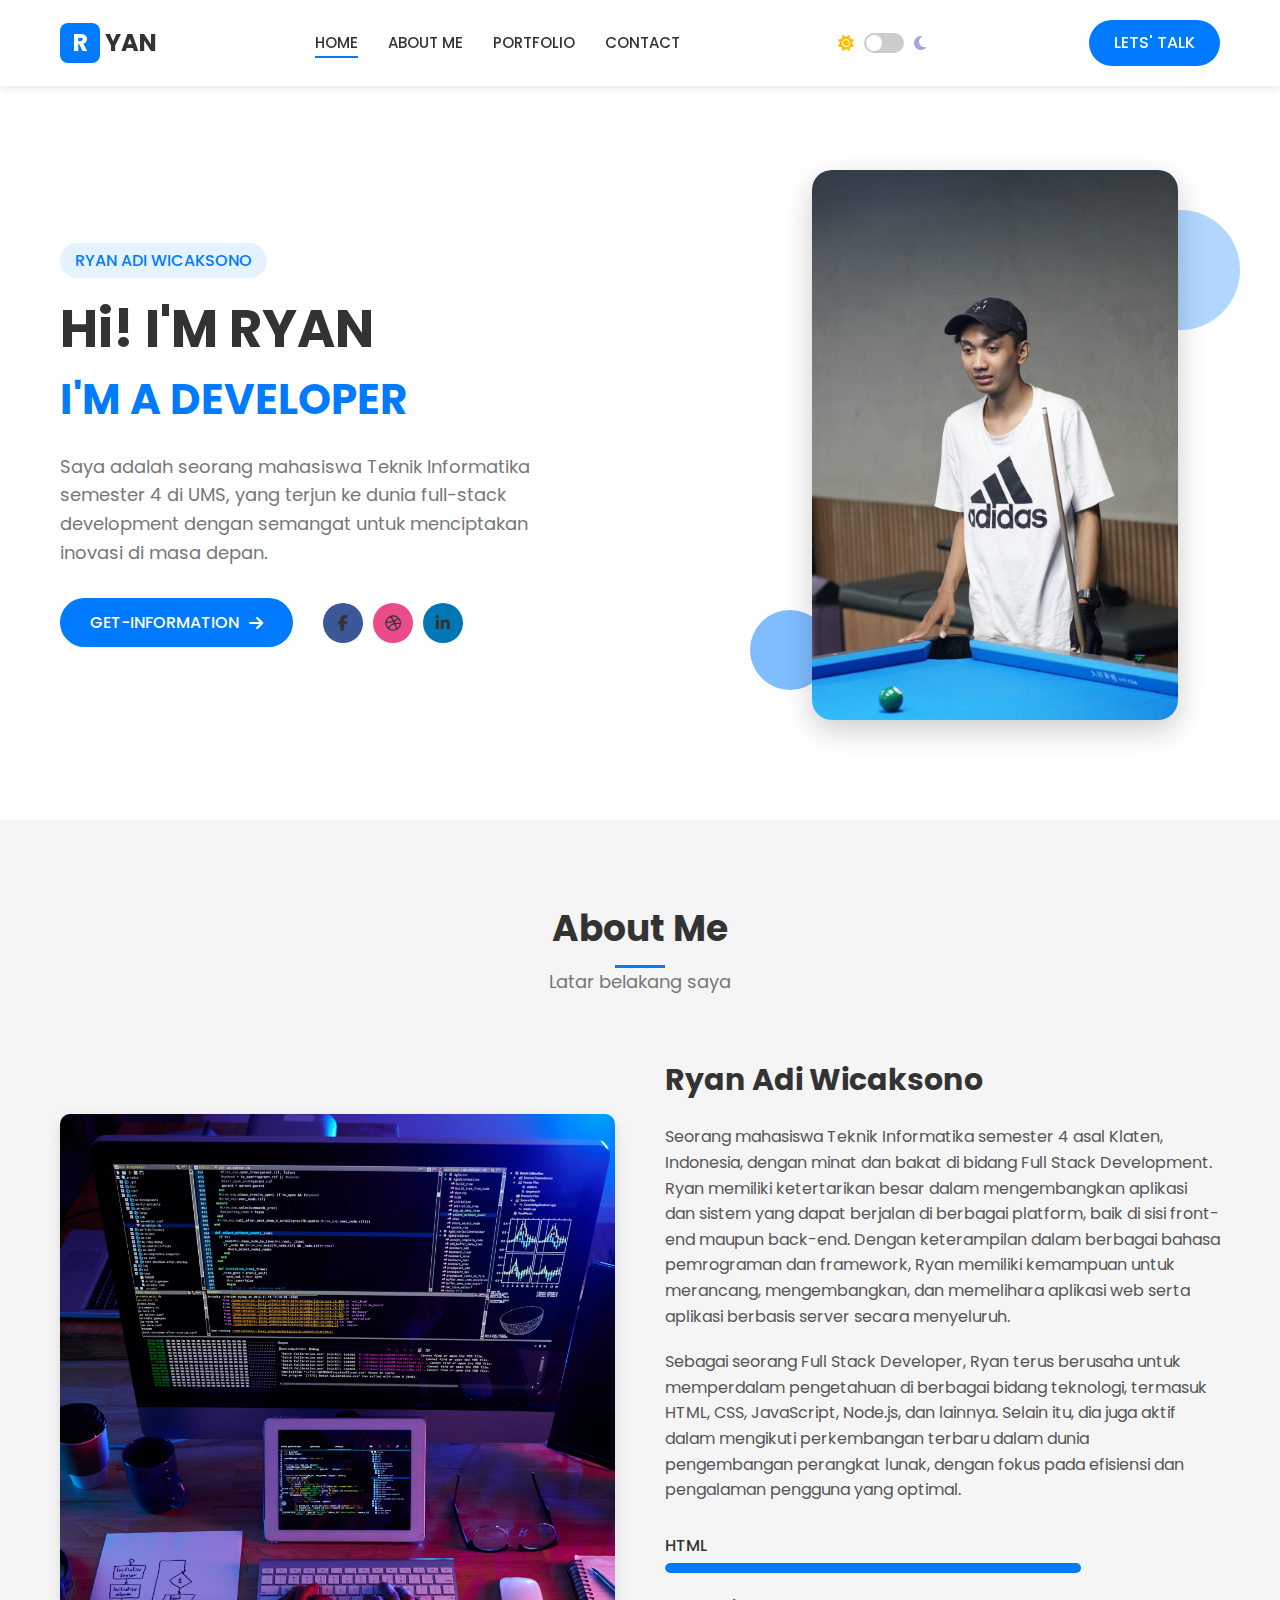
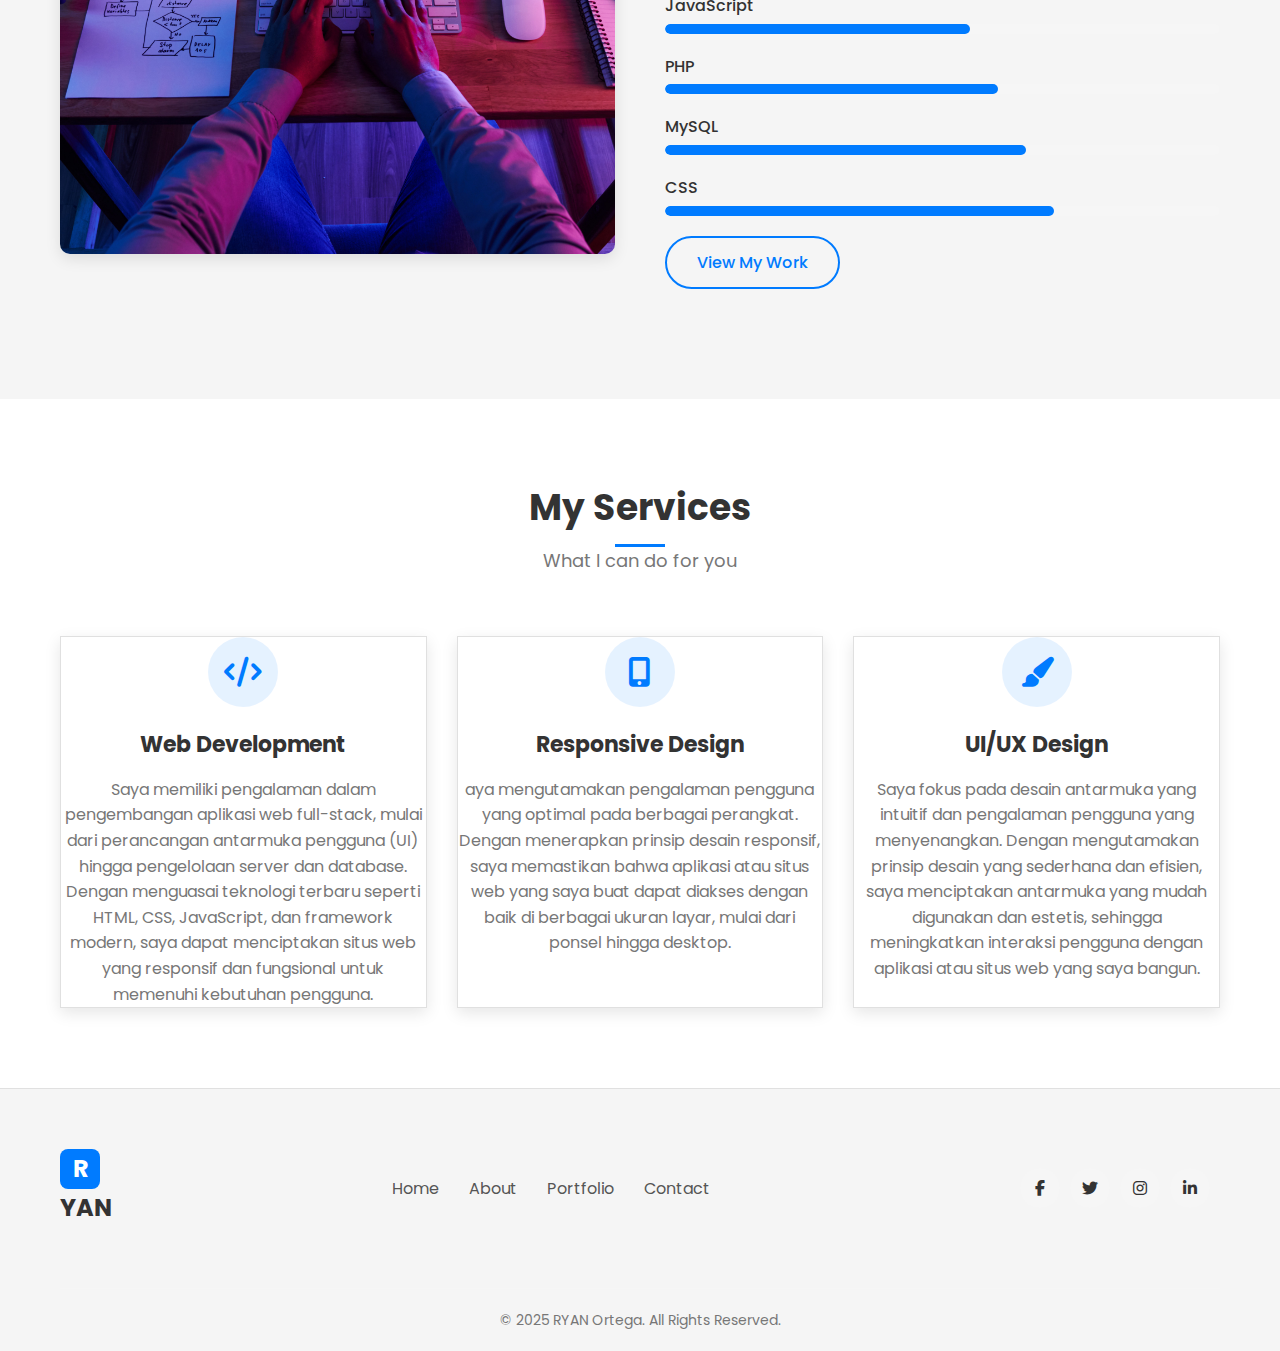
<file: index.html>
<!DOCTYPE html>
<html lang="id">
<head>
    <meta charset="UTF-8">
    <meta name="viewport" content="width=device-width, initial-scale=1.0">
    <title>RYAN - Developer</title>
    <link rel="stylesheet" href="style.css">
    <link rel="stylesheet" href="https://cdnjs.cloudflare.com/ajax/libs/font-awesome/6.4.0/css/all.min.css">
    <link href="https://fonts.googleapis.com/css2?family=Poppins:wght@300;400;500;600;700&display=swap" rel="stylesheet">
</head>
<body>
    <header>
        <div class="container">
            <div class="logo">
                <a href="index.html">
                    <span class="logo-icon">R</span>YAN
                </a>
            </div>
            <nav>
                <ul class="nav-links">
                    <li><a href="index.html" class="active">HOME</a></li>
                    <li><a href="#about">ABOUT ME</a></li>
                    <li><a href="portfolio.html">PORTFOLIO</a></li>
                    <li><a href="contact.html">CONTACT</a></li>
                </ul>
            </nav>
            <div class="theme-toggle">
                <i class="fas fa-sun"></i>
                <label class="theme-toggle-switch">
                    <input type="checkbox" id="themeToggle" class="hidden">
                    <span class="theme-toggle-slider"></span>
                </label>
                <i class="fas fa-moon"></i>
            </div>
            <div class="cta">
                <a href="contact.html" class="cta-button">LETS' TALK</a>
            </div>
            <div class="hamburger">
                <span></span>
                <span></span>
                <span></span>
            </div>
        </div>
    </header>

    <main>
        <section class="hero">
            <div class="container">
                <div class="hero-content">
                    <div class="hero-text">
                        <div class="subtitle">RYAN ADI WICAKSONO</div>
                        <h1>Hi! I'M RYAN</h1>
                        <h2>I'M A DEVELOPER</h2>
                        <p>
                            Saya adalah seorang mahasiswa Teknik Informatika semester 4 di UMS, yang terjun ke dunia full-stack development dengan semangat untuk menciptakan inovasi di masa depan.
                        </p>
                        <div class="hero-cta">
                            <a href="contact.html" class="primary-button">
                                GET-INFORMATION<i class="fas fa-arrow-right"></i>
                            </a>
                            <div class="social-links">
                                <a href="#" class="social-link facebook">
                                    <i class="fab fa-facebook-f"></i>
                                </a>
                                <a href="#" class="social-link dribbble">
                                    <i class="fab fa-dribbble"></i>
                                </a>
                                <a href="#" class="social-link linkedin">
                                    <i class="fab fa-linkedin-in"></i>
                                </a>
                            </div>
                        </div>
                    </div>
                    <div class="hero-image">
                        <img src="images/nino.jpg" alt="Profile Image">
                        <div class="shape shape-1"></div>
                        <div class="shape shape-2"></div>
                    </div>
                </div>
            </div>
        </section>

        <section id="about" class="about">
            <div class="container">
                <div class="section-title">
                    <h2>About Me</h2>
                    <p>Latar belakang saya</p>
                </div>
                <div class="about-content">
                    <div class="about-image">
                        <img src="images/code.jpg" alt="About Image">
                    </div>
                    <div class="about-text">
                        <h3>Ryan Adi Wicaksono</h3>
                        <p>
                            Seorang mahasiswa Teknik Informatika semester 4 asal Klaten, Indonesia, dengan minat dan bakat di bidang Full Stack Development. Ryan memiliki ketertarikan besar dalam mengembangkan aplikasi dan sistem yang dapat berjalan di berbagai platform, baik di sisi front-end maupun back-end. Dengan keterampilan dalam berbagai bahasa pemrograman dan framework, Ryan memiliki kemampuan untuk merancang, mengembangkan, dan memelihara aplikasi web serta aplikasi berbasis server secara menyeluruh.
                        </p>
                        <p>
                            Sebagai seorang Full Stack Developer, Ryan terus berusaha untuk memperdalam pengetahuan di berbagai bidang teknologi, termasuk HTML, CSS, JavaScript, Node.js, dan lainnya. Selain itu, dia juga aktif dalam mengikuti perkembangan terbaru dalam dunia pengembangan perangkat lunak, dengan fokus pada efisiensi dan pengalaman pengguna yang optimal.
                        </p>
                        <div class="skills">
                            <div class="skill">
                                <span>HTML</span>
                                <div class="skill-bar">
                                    <div class="skill-progress" style="width: 75%"></div>
                                </div>
                            </div>
                            <div class="skill">
                                <span>JavaScript</span>
                                <div class="skill-bar">
                                    <div class="skill-progress" style="width: 55%"></div>
                                </div>
                            </div>
                            <div class="skill">
                                <span>PHP</span>
                                <div class="skill-bar">
                                    <div class="skill-progress" style="width: 60%"></div>
                                </div>
                            </div>
                            <div class="skill">
                                <span>MySQL</span>
                                <div class="skill-bar">
                                    <div class="skill-progress" style="width: 65%"></div>
                                </div>
                            </div>
                            <div class="skill">
                                <span>CSS</span>
                                <div class="skill-bar">
                                    <div class="skill-progress" style="width: 70%"></div>
                                </div>
                                
                        </div>
                        
                        <a href="portfolio.html" class="secondary-button">View My Work</a>
                    </div>
                </div>
            </div>
        </section>

        <section id="services" class="services">
            <div class="container">
                <div class="section-title">
                    <h2>My Services</h2>
                    <p>What I can do for you</p>
                </div>
                <div class="services-grid">
                    <div class="service-card">
                        <div class="service-icon">
                            <i class="fas fa-code"></i>
                        </div>
                        <h3>Web Development</h3>
                        <p>Saya memiliki pengalaman dalam pengembangan aplikasi web full-stack, mulai dari perancangan antarmuka pengguna (UI) hingga pengelolaan server dan database. Dengan menguasai teknologi terbaru seperti HTML, CSS, JavaScript, dan framework modern, saya dapat menciptakan situs web yang responsif dan fungsional untuk memenuhi kebutuhan pengguna.</p>
                    </div>
                    <div class="service-card">
                        <div class="service-icon">
                            <i class="fas fa-mobile-alt"></i>
                        </div>
                        <h3>Responsive Design</h3>
                        <p>aya mengutamakan pengalaman pengguna yang optimal pada berbagai perangkat. Dengan menerapkan prinsip desain responsif, saya memastikan bahwa aplikasi atau situs web yang saya buat dapat diakses dengan baik di berbagai ukuran layar, mulai dari ponsel hingga desktop.</p>
                    </div>
                    <div class="service-card">
                        <div class="service-icon">
                            <i class="fas fa-paint-brush"></i>
                        </div>
                        <h3>UI/UX Design</h3>
                        <p>Saya fokus pada desain antarmuka yang intuitif dan pengalaman pengguna yang menyenangkan. Dengan mengutamakan prinsip desain yang sederhana dan efisien, saya menciptakan antarmuka yang mudah digunakan dan estetis, sehingga meningkatkan interaksi pengguna dengan aplikasi atau situs web yang saya bangun.</p>
                    </div>
                </div>
            </div>
        </section>
    </main>

    <footer>
        <div class="container">
            <div class="footer-content">
                <div class="footer-logo">
                    <span class="logo-icon">R</span>YAN
                </div>
                <div class="footer-links">
                    <a href="index.html">Home</a>
                    <a href="#about">About</a>
                    <a href="portfolio.html">Portfolio</a>
                    <a href="contact.html">Contact</a>
                </div>
                <div class="footer-social">
                    <a href="#"><i class="fab fa-facebook-f"></i></a>
                    <a href="#"><i class="fab fa-twitter"></i></a>
                    <a href="#"><i class="fab fa-instagram"></i></a>
                    <a href="#"><i class="fab fa-linkedin-in"></i></a>
                </div>
            </div>
            <div class="footer-bottom">
                <p>&copy; 2025 RYAN Ortega. All Rights Reserved.</p>
            </div>
        </div>
    </footer>

    <script src="script.js"></script>
</body>
</html>
</file>
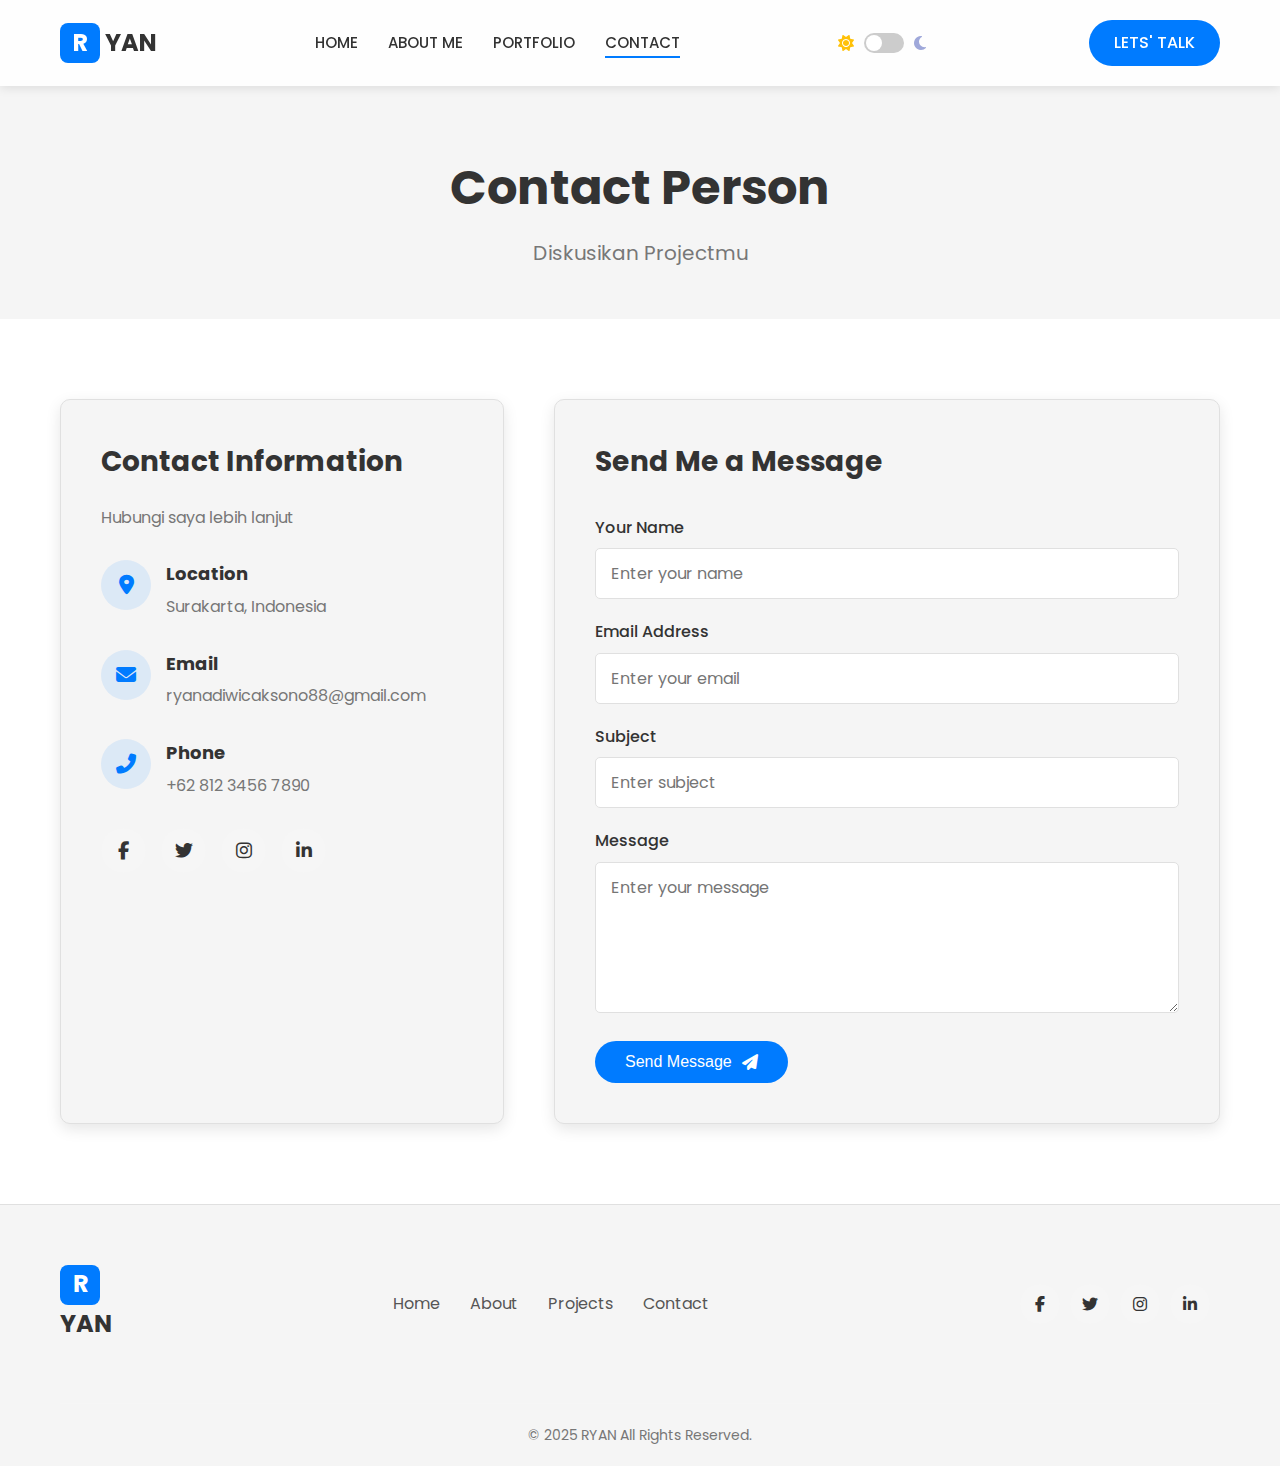
<file: contact.html>
<!DOCTYPE html>
<html lang="id">
<head>
    <meta charset="UTF-8">
    <meta name="viewport" content="width=device-width, initial-scale=1.0">
    <title>Contact Person</title>
    <link rel="stylesheet" href="style.css">
    <link rel="stylesheet" href="https://cdnjs.cloudflare.com/ajax/libs/font-awesome/6.4.0/css/all.min.css">
    <link href="https://fonts.googleapis.com/css2?family=Poppins:wght@300;400;500;600;700&display=swap" rel="stylesheet">
</head>
<body>
    <header>
        <div class="container">
            <div class="logo">
                <a href="index.html">
                    <span class="logo-icon">R</span>YAN
                </a>
            </div>
            <nav>
                <ul class="nav-links">
                    <li><a href="index.html">HOME</a></li>
                    <li><a href="index.html#about">ABOUT ME</a></li>
                    <li><a href="portfolio.html">PORTFOLIO</a></li>
                    <li><a href="contact.html" class="active">CONTACT</a></li>
                </ul>
            </nav>
            <div class="theme-toggle">
                <i class="fas fa-sun"></i>
                <label class="theme-toggle-switch">
                    <input type="checkbox" id="themeToggle" class="hidden">
                    <span class="theme-toggle-slider"></span>
                </label>
                <i class="fas fa-moon"></i>
            </div>
            <div class="cta">
                <a href="contact.html" class="cta-button">LETS' TALK</a>
            </div>
            <div class="hamburger">
                <span></span>
                <span></span>
                <span></span>
            </div>
        </div>
    </header>

    <main>
        <section class="page-header">
            <div class="container">
                <h1>Contact Person</h1>
                <p>Diskusikan Projectmu</p>
            </div>
        </section>

        <section class="contact">
            <div class="container">
                <div class="contact-grid">
                    <div class="contact-info">
                        <h2>Contact Information</h2>
                        <p>Hubungi saya lebih lanjut</p>
                        
                        <div class="info-item">
                            <div class="info-icon">
                                <i class="fas fa-map-marker-alt"></i>
                            </div>
                            <div class="info-content">
                                <h3>Location</h3>
                                <p>Surakarta, Indonesia</p>
                            </div>
                        </div>
                        
                        <div class="info-item">
                            <div class="info-icon">
                                <i class="fas fa-envelope"></i>
                            </div>
                            <div class="info-content">
                                <h3>Email</h3>
                                <p>ryanadiwicaksono88@gmail.com</p>
                            </div>
                        </div>
                        
                        <div class="info-item">
                            <div class="info-icon">
                                <i class="fas fa-phone-alt"></i>
                            </div>
                            <div class="info-content">
                                <h3>Phone</h3>
                                <p>+62 812 3456 7890</p>
                            </div>
                        </div>
                        
                        <div class="social-links-large">
                            <a href="#" class="social-link">
                                <i class="fab fa-facebook-f"></i>
                            </a>
                            <a href="#" class="social-link">
                                <i class="fab fa-twitter"></i>
                            </a>
                            <a href="#" class="social-link">
                                <i class="fab fa-instagram"></i>
                            </a>
                            <a href="#" class="social-link">
                                <i class="fab fa-linkedin-in"></i>
                            </a>
                        </div>
                    </div>
                    
                    <div class="contact-form">
                        <h2>Send Me a Message</h2>
                        <form id="contactForm">
                            <div class="form-group">
                                <label for="name">Your Name</label>
                                <input type="text" id="name" name="name" placeholder="Enter your name" required>
                            </div>
                            
                            <div class="form-group">
                                <label for="email">Email Address</label>
                                <input type="email" id="email" name="email" placeholder="Enter your email" required>
                            </div>
                            
                            <div class="form-group">
                                <label for="subject">Subject</label>
                                <input type="text" id="subject" name="subject" placeholder="Enter subject">
                            </div>
                            
                            <div class="form-group">
                                <label for="message">Message</label>
                                <textarea id="message" name="message" rows="5" placeholder="Enter your message" required></textarea>
                            </div>
                            
                            <button type="submit" class="primary-button">
                                Send Message <i class="fas fa-paper-plane"></i>
                            </button>
                        </form>
                    </div>
                </div>
            </div>
        </section>
        
    </main>

    <footer>
        <div class="container">
            <div class="footer-content">
                <div class="footer-logo">
                    <span class="logo-icon">R</span>YAN
                </div>
                <div class="footer-links">
                    <a href="index.html">Home</a>
                    <a href="index.html#about">About</a>
                    <a href="portfolio.html">Projects</a>
                    <a href="contact.html">Contact</a>
                </div>
                <div class="footer-social">
                    <a href="#"><i class="fab fa-facebook-f"></i></a>
                    <a href="#"><i class="fab fa-twitter"></i></a>
                    <a href="#"><i class="fab fa-instagram"></i></a>
                    <a href="#"><i class="fab fa-linkedin-in"></i></a>
                </div>
            </div>
            <div class="footer-bottom">
                <p>&copy; 2025 RYAN All Rights Reserved.</p>
            </div>
        </div>
    </footer>

    <script src="script.js"></script>
</body>
</html>
</file>
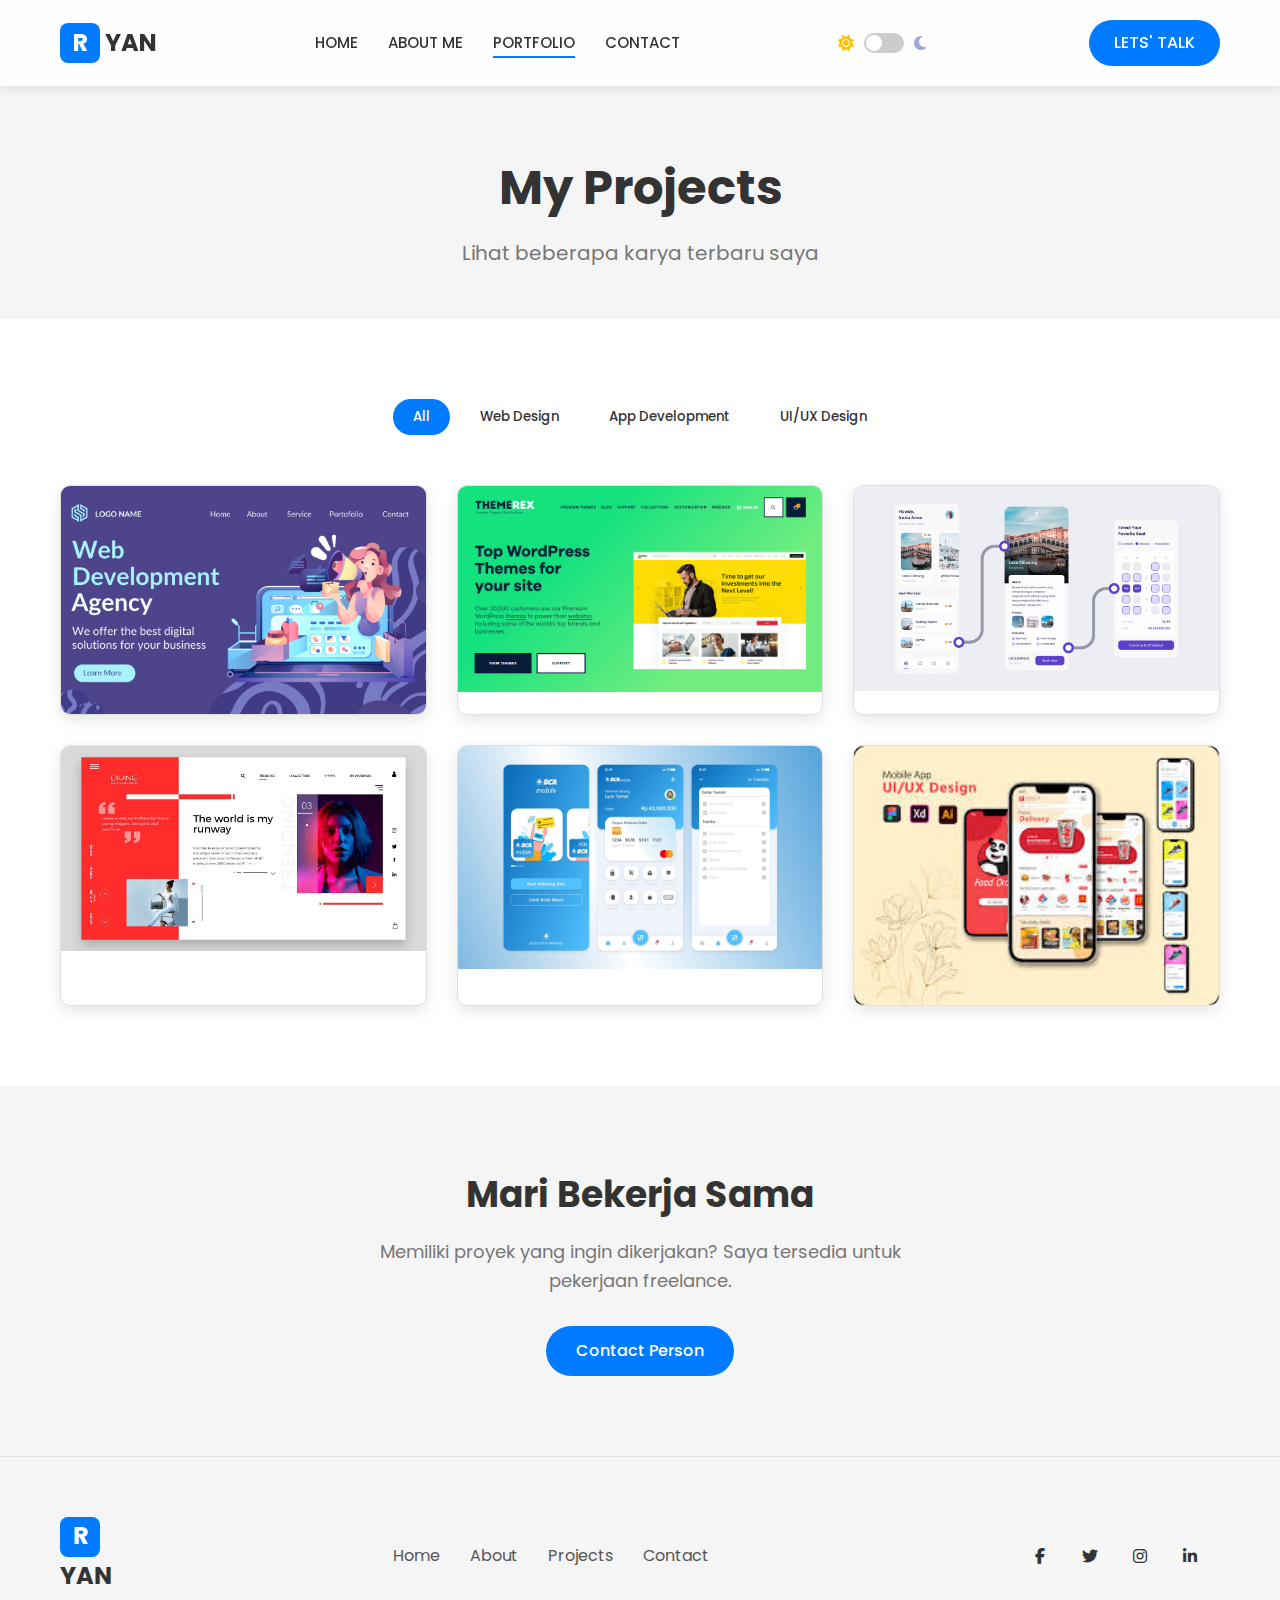
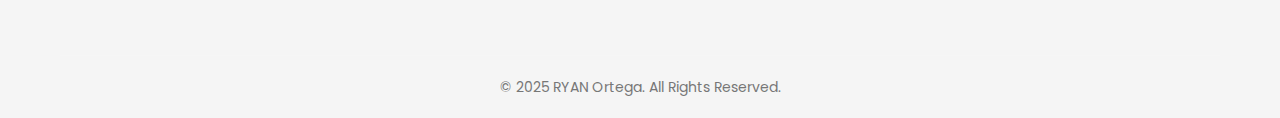
<file: portfolio.html>
<!DOCTYPE html>
<html lang="id">
<head>
    <meta charset="UTF-8">
    <meta name="viewport" content="width=device-width, initial-scale=1.0">
    <title>Portfolio - My Projects</title>
    <link rel="stylesheet" href="style.css">
    <link rel="stylesheet" href="https://cdnjs.cloudflare.com/ajax/libs/font-awesome/6.4.0/css/all.min.css">
    <link href="https://fonts.googleapis.com/css2?family=Poppins:wght@300;400;500;600;700&display=swap" rel="stylesheet">
</head>
<body>
    <header>
        <div class="container">
            <div class="logo">
                <a href="index.html">
                    <span class="logo-icon">R</span>YAN
                </a>
            </div>
            <nav>
                <ul class="nav-links">
                    <li><a href="index.html">HOME</a></li>
                    <li><a href="index.html#about">ABOUT ME</a></li>
                    <li><a href="portfolio.html" class="active">PORTFOLIO</a></li>
                    <li><a href="contact.html">CONTACT</a></li>
                </ul>
            </nav>
            <div class="theme-toggle">
                <i class="fas fa-sun"></i>
                <label class="theme-toggle-switch">
                    <input type="checkbox" id="themeToggle" class="hidden">
                    <span class="theme-toggle-slider"></span>
                </label>
                <i class="fas fa-moon"></i>
            </div>
            <div class="cta">
                <a href="contact.html" class="cta-button">LETS' TALK</a>
            </div>
            <div class="hamburger">
                <span></span>
                <span></span>
                <span></span>
            </div>
        </div>
    </header>

    <main>
        <section class="page-header">
            <div class="container">
                <h1>My Projects</h1>
                <p>Lihat beberapa karya terbaru saya</p>
            </div>
        </section>

        <section class="portfolio">
            <div class="container">
                <div class="portfolio-filter">
                    <button class="filter-btn active" data-filter="all">All</button>
                    <button class="filter-btn" data-filter="web">Web Design</button>
                    <button class="filter-btn" data-filter="app">App Development</button>
                    <button class="filter-btn" data-filter="ui">UI/UX Design</button>
                </div>

                <div class="portfolio-grid">
                    <div class="portfolio-item" data-category="web">
                        <div class="portfolio-image">
                            <img src="images/web1.png" alt="Project 1">
                            <div class="portfolio-overlay">
                                <div class="portfolio-info">
                                    <h3>Website</h3>
                                    <p>Web Design</p>
                                    <a href="#" class="portfolio-link">
                                        <i class="fas fa-external-link-alt"></i>
                                    </a>
                                </div>
                            </div>
                        </div>
                    </div>

                    <div class="portfolio-item" data-category="web">
                        <div class="portfolio-image">
                            <img src="images/web2.jpg" alt="Project 2">
                            <div class="portfolio-overlay">
                                <div class="portfolio-info">
                                    <h3>website</h3>
                                    <p>Web Design</p>
                                    <a href="#" class="portfolio-link">
                                        <i class="fas fa-external-link-alt"></i>
                                    </a>
                                </div>
                            </div>
                        </div>
                    </div>

                    <div class="portfolio-item" data-category="ui">
                        <div class="portfolio-image">
                            <img src="images/ui1.png" alt="Project 3">
                            <div class="portfolio-overlay">
                                <div class="portfolio-info">
                                    <h3>Travel App Design</h3>
                                    <p>UI/UX Design</p>
                                    <a href="#" class="portfolio-link">
                                        <i class="fas fa-external-link-alt"></i>
                                    </a>
                                </div>
                            </div>
                        </div>
                    </div>

                    <div class="portfolio-item" data-category="web">
                        <div class="portfolio-image">
                            <img src="images/web3.jpg" alt="Project 4">
                            <div class="portfolio-overlay">
                                <div class="portfolio-info">
                                    <h3>Website</h3>
                                    <p>Web Design</p>
                                    <a href="#" class="portfolio-link">
                                        <i class="fas fa-external-link-alt"></i>
                                    </a>
                                </div>
                            </div>
                        </div>
                    </div>

                    <div class="portfolio-item" data-category="app">
                        <div class="portfolio-image">
                            <img src="images/ui3.jpg" alt="Project 5">
                            <div class="portfolio-overlay">
                                <div class="portfolio-info">
                                    <h3>Bank App</h3>
                                    <p>App Development</p>
                                    <a href="#" class="portfolio-link">
                                        <i class="fas fa-external-link-alt"></i>
                                    </a>
                                </div>
                            </div>
                        </div>
                    </div>

                    <div class="portfolio-item" data-category="ui">
                        <div class="portfolio-image">
                            <img src="images/ui.jpg" alt="Project 6">
                            <div class="portfolio-overlay">
                                <div class="portfolio-info">
                                    <h3>Travel Platform UI</h3>
                                    <p>UI/UX Design</p>
                                    <a href="#" class="portfolio-link">
                                        <i class="fas fa-external-link-alt"></i>
                                    </a>
                                </div>
                            </div>
                        </div>
                    </div>
                </div>
            </div>
        </section>

        <section class="cta-section">
            <div class="container">
                <div class="cta-content">
                    <h2>Mari Bekerja Sama</h2>
                    <p>Memiliki proyek yang ingin dikerjakan? Saya tersedia untuk pekerjaan freelance.</p>
                    <a href="contact.html" class="primary-button">Contact Person</a>
                </div>
            </div>
        </section>
    </main>

    <footer>
        <div class="container">
            <div class="footer-content">
                <div class="footer-logo">
                    <span class="logo-icon">R</span>YAN
                </div>
                <div class="footer-links">
                    <a href="index.html">Home</a>
                    <a href="index.html#about">About</a>
                    <a href="portfolio.html">Projects</a>
                    <a href="contact.html">Contact</a>
                </div>
                <div class="footer-social">
                    <a href="#"><i class="fab fa-facebook-f"></i></a>
                    <a href="#"><i class="fab fa-twitter"></i></a>
                    <a href="#"><i class="fab fa-instagram"></i></a>
                    <a href="#"><i class="fab fa-linkedin-in"></i></a>
                </div>
            </div>
            <div class="footer-bottom">
                <p>&copy; 2025 RYAN Ortega. All Rights Reserved.</p>
            </div>
        </div>
    </footer>

    <script src="script.js"></script>
</body>
</html>
</file>
<file: style.css>
/* 
   Theme Variables - Light/Dark Mode
*/
:root {
    /* Light mode variables (default) */
    --primary-color: #007BFF;
    --secondary-color: #0056b3;
    --dark-bg: #ffffff;
    --light-bg: #f5f5f5;
    --text-color: #333333;
    --text-secondary: #555555;
    --text-muted: #777777;
    --card-bg: #ffffff;
    --border-color: #e0e0e0;
    --shadow-color: rgba(0, 0, 0, 0.1);
    --header-bg: rgba(255, 255, 255, 0.9);
    
    /* Common variables */
    --font-family: 'Poppins', sans-serif;
    --transition: all 0.3s ease;
    --box-shadow: 0 5px 15px var(--shadow-color);
}

/* Dark mode variables */
[data-theme="dark"] {
    --primary-color: #2196F3;
    --secondary-color: #64B5F6;
    --dark-bg: #061727;
    --light-bg: #112233;
    --text-color: #ffffff;
    --text-secondary: #eeeeee;
    --text-muted: #aaaaaa;
    --card-bg: #112233;
    --border-color: #2c3e50;
    --shadow-color: rgba(0, 0, 0, 0.2);
    --header-bg: rgba(6, 23, 39, 0.9);
}

/* 
   Theme Toggle Switch Styles
*/
.theme-toggle {
    display: flex;
    align-items: center;
    margin-right: 20px;
}

.theme-toggle i {
    color: var(--text-color);
    font-size: 16px;
}

.theme-toggle i.fa-sun {
    color: #FFC107;
}

.theme-toggle i.fa-moon {
    color: #9FA8DA;
}

.theme-toggle-switch {
    position: relative;
    display: inline-block;
    width: 40px;
    height: 20px;
    margin: 0 10px;
}

.theme-toggle-switch input {
    opacity: 0;
    width: 0;
    height: 0;
}

.theme-toggle-slider {
    position: absolute;
    cursor: pointer;
    top: 0;
    left: 0;
    right: 0;
    bottom: 0;
    background-color: #ccc;
    transition: .4s;
    border-radius: 34px;
}

.theme-toggle-slider:before {
    position: absolute;
    content: "";
    height: 16px;
    width: 16px;
    left: 2px;
    bottom: 2px;
    background-color: white;
    transition: .4s;
    border-radius: 50%;
}

input:checked + .theme-toggle-slider {
    background-color: var(--primary-color);
}

input:checked + .theme-toggle-slider:before {
    transform: translateX(20px);
}

/* Helper class to hide elements but keep them accessible for screen readers */
.hidden {
    position: absolute;
    width: 1px;
    height: 1px;
    padding: 0;
    margin: -1px;
    overflow: hidden;
    clip: rect(0, 0, 0, 0);
    white-space: nowrap;
    border: 0;
}

/* 
   Global Styles 
*/
* {
    margin: 0;
    padding: 0;
    box-sizing: border-box;
}

body {
    font-family: var(--font-family);
    background-color: var(--dark-bg);
    color: var(--text-color);
    line-height: 1.6;
    overflow-x: hidden;
    transition: background-color 0.3s ease, color 0.3s ease;
}
.container {
    width: 100%;
    max-width: 1200px;
    margin: 0 auto;
    padding: 0 20px;
}

a {
    color: var(--text-color);
    text-decoration: none;
    transition: var(--transition);
}

img {
    max-width: 100%;
    height: auto;
}

ul {
    list-style: none;
}

section {
    padding: 80px 0;
}

.section-title {
    text-align: center;
    margin-bottom: 60px;
}

.section-title h2 {
    font-size: 36px;
    margin-bottom: 10px;
    position: relative;
    display: inline-block;
}

.section-title h2::after {
    content: '';
    position: absolute;
    width: 50px;
    height: 3px;
    background-color: var(--primary-color);
    bottom: -10px;
    left: 50%;
    transform: translateX(-50%);
}

.section-title p {
    color: var(--text-muted);
    font-size: 18px;
}

/* 
   Button Styles 
*/
.primary-button, .secondary-button, .cta-button {
    display: inline-flex;
    align-items: center;
    justify-content: center;
    padding: 12px 30px;
    border-radius: 50px;
    font-weight: 500;
    transition: var(--transition);
    cursor: pointer;
    border: none;
    font-size: 16px;
}

.primary-button {
    background-color: var(--primary-color);
    color: white;
}

.primary-button:hover {
    background-color: var(--secondary-color);
    transform: translateY(-3px);
}

.primary-button i {
    margin-left: 10px;
}

.secondary-button {
    background-color: transparent;
    border: 2px solid var(--primary-color);
    color: var(--primary-color);
}

.secondary-button:hover {
    background-color: var(--primary-color);
    color: white;
}

.cta-button {
    background-color: var(--primary-color);
    color: white;
    padding: 10px 25px;
    border-radius: 30px;
}

.cta-button:hover {
    background-color: var(--secondary-color);
    transform: translateY(-2px);
}
/* 
   Header and Navigation
*/
header {
    position: fixed;
    top: 0;
    left: 0;
    width: 100%;
    z-index: 1000;
    background-color: var(--header-bg);
    backdrop-filter: blur(10px);
    padding: 20px 0;
    transition: var(--transition);
    box-shadow: 0 2px 10px var(--shadow-color);
}

header .container {
    display: flex;
    justify-content: space-between;
    align-items: center;
}

.logo a {
    font-size: 24px;
    font-weight: 700;
    color: var(--text-color);
    display: flex;
    align-items: center;
}

.logo-icon {
    background-color: var(--primary-color);
    color: white;
    width: 40px;
    height: 40px;
    display: flex;
    align-items: center;
    justify-content: center;
    border-radius: 8px;
    margin-right: 5px;
}

.nav-links {
    display: flex;
}

.nav-links li {
    margin: 0 15px;
}

.nav-links li a {
    font-size: 15px;
    font-weight: 500;
    padding: 5px 0;
    position: relative;
}

.nav-links li a::after {
    content: '';
    position: absolute;
    width: 0;
    height: 2px;
    background-color: var(--primary-color);
    bottom: 0;
    left: 0;
    transition: var(--transition);
}

.nav-links li a:hover::after,
.nav-links li a.active::after {
    width: 100%;
}

.hamburger {
    display: none;
    cursor: pointer;
    flex-direction: column;
    justify-content: space-between;
    width: 30px;
    height: 20px;
}

.hamburger span {
    display: block;
    height: 2px;
    width: 100%;
    background-color: var(--text-color);
    transition: var(--transition);
}
/* 
   Hero Section
*/
.hero {
    padding: 170px 0 100px;
    position: relative;
    overflow: hidden;
}

.hero-content {
    display: flex;
    justify-content: space-between;
    align-items: center;
    gap: 30px;
}

.hero-text {
    flex: 1;
    padding-right: 50px;
}

.subtitle {
    background-color: rgba(0, 123, 255, 0.1);
    color: var(--primary-color);
    padding: 5px 15px;
    border-radius: 50px;
    display: inline-block;
    margin-bottom: 20px;
    font-weight: 500;
}

.hero-text h1 {
    font-size: 52px;
    margin-bottom: 5px;
    line-height: 1.2;
}

.hero-text h2 {
    font-size: 42px;
    margin-bottom: 20px;
    color: var(--primary-color);
}

.hero-text p {
    margin-bottom: 30px;
    font-size: 18px;
    color: var(--text-muted);
    max-width: 500px;
}

.hero-cta {
    display: flex;
    align-items: center;
    margin-top: 30px;
}

.social-links {
    display: flex;
    margin-left: 30px;
}

.social-link {
    width: 40px;
    height: 40px;
    border-radius: 50%;
    display: flex;
    align-items: center;
    justify-content: center;
    margin-right: 10px;
    transition: var(--transition);
}

.social-link.facebook {
    background-color: #3b5998;
}

.social-link.dribbble {
    background-color: #ea4c89;
}

.social-link.linkedin {
    background-color: #0077b5;
}

.social-link:hover {
    transform: translateY(-5px);
}

.hero-image {
    flex: 1;
    position: relative;
    z-index: 1;
    display: flex;
    justify-content: center;
    align-items: center;
    max-width: 450px;
}

.hero-image img {
    border-radius: 20px;
    position: relative;
    z-index: 2;
    max-width: 100%;
    height: auto;
    max-height: 550px;
    object-fit: cover;
    box-shadow: 0 10px 30px rgba(0, 0, 0, 0.2);
}

.shape {
    position: absolute;
    border-radius: 50%;
    z-index: 1;
}

.shape-1 {
    width: 80px;
    height: 80px;
    background: rgba(0, 123, 255, 0.5);
    bottom: 30px;
    left: -20px;
}

.shape-2 {
    width: 120px;
    height: 120px;
    background: rgba(0, 123, 255, 0.3);
    top: 40px;
    right: -20px;
}
/* 
   About Section
*/
.about {
    background-color: var(--light-bg);
}

.about-content {
    display: flex;
    align-items: center;
    gap: 50px;
}

.about-image {
    flex: 1;
}

.about-image img {
    border-radius: 10px;
    box-shadow: var(--box-shadow);
}

.about-text {
    flex: 1;
}

.about-text h3 {
    font-size: 30px;
    margin-bottom: 20px;
}

.about-text p {
    margin-bottom: 20px;
    color: var(--text-secondary);
}

.skills {
    margin: 30px 0;
}

.skill {
    margin-bottom: 20px;
}

.skill span {
    display: block;
    margin-bottom: 5px;
    font-weight: 500;
}

.skill-bar {
    height: 10px;
    background-color: rgba(255, 255, 255, 0.1);
    border-radius: 5px;
    overflow: hidden;
}

.skill-progress {
    height: 100%;
    background-color: var(--primary-color);
    border-radius: 5px;
}

/* 
   Services Section
*/
.services-grid {
    display: grid;
    grid-template-columns: repeat(auto-fill, minmax(300px, 1fr));
    gap: 30px;
}

.service-card, .contact-info, .contact-form, .portfolio-item {
    background-color: var(--card-bg);
    box-shadow: var(--box-shadow);
    border: 1px solid var(--border-color);
    transition: background-color 0.3s ease, box-shadow 0.3s ease, transform 0.3s ease;
}

.service-card:hover {
    transform: translateY(-10px);
    box-shadow: 0 10px 30px rgba(0, 0, 0, 0.2);
}

.service-icon {
    width: 70px;
    height: 70px;
    background-color: rgba(0, 123, 255, 0.1);
    color: var(--primary-color);
    font-size: 30px;
    border-radius: 50%;
    display: flex;
    align-items: center;
    justify-content: center;
    margin: 0 auto 20px;
}

.service-card h3 {
    margin-bottom: 15px;
    font-size: 22px;
    text-align: center;
}

.service-card p {
    color: var(--text-muted);
    text-align: center;
}
/* 
   Portfolio Page
*/
.page-header {
    padding: 150px 0 50px;
    text-align: center;
    background-color: var(--light-bg);
}

.page-header h1 {
    font-size: 48px;
    margin-bottom: 10px;
}

.page-header p {
    font-size: 20px;
    color: var(--text-muted);
}

.portfolio-filter {
    display: flex;
    justify-content: center;
    flex-wrap: wrap;
    margin-bottom: 40px;
}

.filter-btn {
    background-color: transparent;
    border: none;
    color: var(--text-color);
    padding: 8px 20px;
    margin: 0 5px 10px;
    cursor: pointer;
    font-weight: 500;
    transition: var(--transition);
    border-radius: 20px;
    font-family: inherit;
}

.filter-btn.active, .filter-btn:hover {
    background-color: var(--primary-color);
    color: white;
}

.portfolio-grid {
    display: grid;
    grid-template-columns: repeat(auto-fill, minmax(300px, 1fr));
    gap: 30px;
}

.portfolio-item {
    position: relative;
    border-radius: 10px;
    overflow: hidden;
    box-shadow: var(--box-shadow);
}

.portfolio-image {
    position: relative;
    overflow: hidden;
}

.portfolio-image img {
    transition: transform 0.5s ease;
    display: block;
    width: 100%;
}

.portfolio-overlay {
    position: absolute;
    top: 0;
    left: 0;
    width: 100%;
    height: 100%;
    background-color: rgba(0, 123, 255, 0.9);
    display: flex;
    align-items: center;
    justify-content: center;
    opacity: 0;
    transition: var(--transition);
}

.portfolio-item:hover .portfolio-overlay {
    opacity: 1;
}

.portfolio-item:hover .portfolio-image img {
    transform: scale(1.1);
}

.portfolio-info {
    text-align: center;
    padding: 20px;
}

.portfolio-info h3 {
    margin-bottom: 5px;
    font-size: 22px;
}

.portfolio-info p {
    margin-bottom: 15px;
    color: rgba(255, 255, 255, 0.8);
}

.portfolio-link {
    width: 40px;
    height: 40px;
    background-color: white;
    color: var(--primary-color);
    display: inline-flex;
    align-items: center;
    justify-content: center;
    border-radius: 50%;
    transition: var(--transition);
}

.portfolio-link:hover {
    transform: translateY(-5px);
}
/* 
   CTA Section
*/
.cta-section {
    background-color: var(--light-bg);
    text-align: center;
    padding: 80px 0;
}

.cta-content h2 {
    font-size: 36px;
    margin-bottom: 15px;
}

.cta-content p {
    font-size: 18px;
    color: var(--text-muted);
    margin-bottom: 30px;
    max-width: 600px;
    margin-left: auto;
    margin-right: auto;
}

/* 
   Contact Page
*/
.contact-grid {
    display: grid;
    grid-template-columns: 1fr 1.5fr;
    gap: 50px;
}

.contact-info {
    background-color: var(--light-bg);
    padding: 40px;
    border-radius: 10px;
}

.contact-info h2 {
    margin-bottom: 20px;
    font-size: 28px;
}

.contact-info > p {
    margin-bottom: 30px;
    color: var(--text-muted);
}

.info-item {
    display: flex;
    margin-bottom: 30px;
}

.info-icon {
    width: 50px;
    height: 50px;
    background-color: rgba(0, 123, 255, 0.1);
    color: var(--primary-color);
    display: flex;
    align-items: center;
    justify-content: center;
    border-radius: 50%;
    margin-right: 15px;
    font-size: 20px;
}

.info-content h3 {
    font-size: 18px;
    margin-bottom: 5px;
}

.info-content p {
    color: var(--text-muted);
}

.social-links-large {
    display: flex;
    margin-top: 30px;
}

.social-links-large .social-link {
    width: 45px;
    height: 45px;
    font-size: 18px;
    margin-right: 15px;
    background-color: rgba(255, 255, 255, 0.1);
    color: var(--text-color);
}

.social-links-large .social-link:hover {
    background-color: var(--primary-color);
    transform: translateY(-5px);
}

.contact-form {
    padding: 40px;
    background-color: var(--light-bg);
    border-radius: 10px;
}

.contact-form h2 {
    margin-bottom: 30px;
    font-size: 28px;
}

.form-group {
    margin-bottom: 20px;
}

.form-group label {
    display: block;
    margin-bottom: 8px;
    font-weight: 500;
}

.form-group input,
.form-group textarea {
    background-color: var(--dark-bg);
    border: 1px solid var(--border-color);
    color: var(--text-color);
    width: 100%;
    padding: 12px 15px;
    border-radius: 5px;
    font-family: inherit;
    font-size: 16px;
    transition: var(--transition);
}

.form-group input:focus,
.form-group textarea:focus {
    border-color: var(--primary-color);
    outline: none;
}

.map-container {
    margin-top: 50px;
    border-radius: 10px;
    overflow: hidden;
    box-shadow: var(--box-shadow);
}
/* 
   Footer
*/
footer {
    background-color: var(--light-bg);
    border-top: 1px solid var(--border-color);
    padding: 60px 0 20px;
}

.footer-content {
    display: flex;
    justify-content: space-between;
    align-items: center;
    flex-wrap: wrap;
    margin-bottom: 40px;
}

.footer-logo {
    font-size: 24px;
    font-weight: 700;
    margin-bottom: 20px;
}

.footer-links {
    display: flex;
    flex-wrap: wrap;
    margin-bottom: 20px;
}

.footer-links a {
    margin-right: 30px;
    color: var(--text-secondary);
    transition: var(--transition);
}

.footer-links a:hover {
    color: var(--primary-color);
}

.footer-social {
    display: flex;
    margin-bottom: 20px;
}

.footer-social a {
    width: 40px;
    height: 40px;
    background-color: rgba(255, 255, 255, 0.1);
    color: var(--text-color);
    display: flex;
    align-items: center;
    justify-content: center;
    border-radius: 50%;
    margin-right: 10px;
    transition: var(--transition);
}

.footer-social a:hover {
    background-color: var(--primary-color);
    transform: translateY(-5px);
}

.footer-bottom {
    text-align: center;
    padding-top: 20px;
    border-top: 1px solid rgba(255, 255, 255, 0.1);
}

.footer-bottom p {
    color: var(--text-muted);
    font-size: 14px;
}

/* 
   Media Queries for Responsiveness
*/
@media (max-width: 1024px) {
    .hero-text h1 {
        font-size: 42px;
    }
    
    .hero-text h2 {
        font-size: 36px;
    }
    
    .about-content {
        flex-direction: column;
    }
    
    .about-image, .about-text {
        width: 100%;
    }
}

@media (max-width: 768px) {
    .hamburger {
        display: flex;
    }
    
    .theme-toggle {
        margin-right: 60px; /* Make space for hamburger menu */
    }
    
    .nav-links {
        position: fixed;
        top: 80px;
        left: -100%;
        flex-direction: column;
        background-color: var(--dark-bg);
        width: 100%;
        text-align: center;
        transition: var(--transition);
        padding: 20px 0;
        box-shadow: 0 10px 15px rgba(0, 0, 0, 0.1);
    }
    
    .nav-links.active {
        left: 0;
    }
    
    .nav-links li {
        margin: 15px 0;
    }
    
    .cta {
        display: none;
    }
    
    .hero-content {
        flex-direction: column;
        align-items: center;
    }
    
    .hero-text {
        padding-right: 0;
        margin-bottom: 30px;
        text-align: center;
    }
    
    .hero-cta {
        justify-content: center;
    }
    
    .hero-text h1 {
        font-size: 36px;
    }
    
    .hero-text h2 {
        font-size: 30px;
    }
    
    .hero-image {
        max-width: 320px;
    }
    
    .hero-image img {
        max-height: 450px;
    }
    
    .contact-grid {
        grid-template-columns: 1fr;
    }
    
    .footer-content {
        flex-direction: column;
        text-align: center;
    }
    
    .footer-links, .footer-social {
        justify-content: center;
    }
    
    .footer-links a {
        margin: 0 15px 10px;
    }
}
@media (max-width: 576px) {
    .hero {
        padding: 150px 0 80px;
    }
    
    .section {
        padding: 60px 0;
    }
    
    .theme-toggle {
        margin-right: 50px;
    }
    
    .theme-toggle-switch {
        width: 36px;
        height: 18px;
    }
    
    .theme-toggle-slider:before {
        height: 14px;
        width: 14px;
    }
    
    input:checked + .theme-toggle-slider:before {
        transform: translateX(18px);
    }
    
    .hero-text h1 {
        font-size: 32px;
    }
    
    .hero-text h2 {
        font-size: 26px;
    }
    
    .section-title h2 {
        font-size: 28px;
    }
    
    .about-text h3 {
        font-size: 24px;
        text-align: center;
    }
    
    .services-grid, .portfolio-grid {
        grid-template-columns: 1fr;
    }
    
    .contact-form, .contact-info {
        padding: 30px 20px;
    }
    
    .social-links-large {
        justify-content: center;
    }
    
    .hero-image {
        max-width: 280px;
    }
    
    .hero-image img {
        max-height: 380px;
    }
    
    .shape-1 {
        width: 60px;
        height: 60px;
        bottom: 20px;
        left: -10px;
    }
    
    .shape-2 {
        width: 80px;
        height: 80px;
        top: 30px;
        right: -10px;
    }
}
</file>
